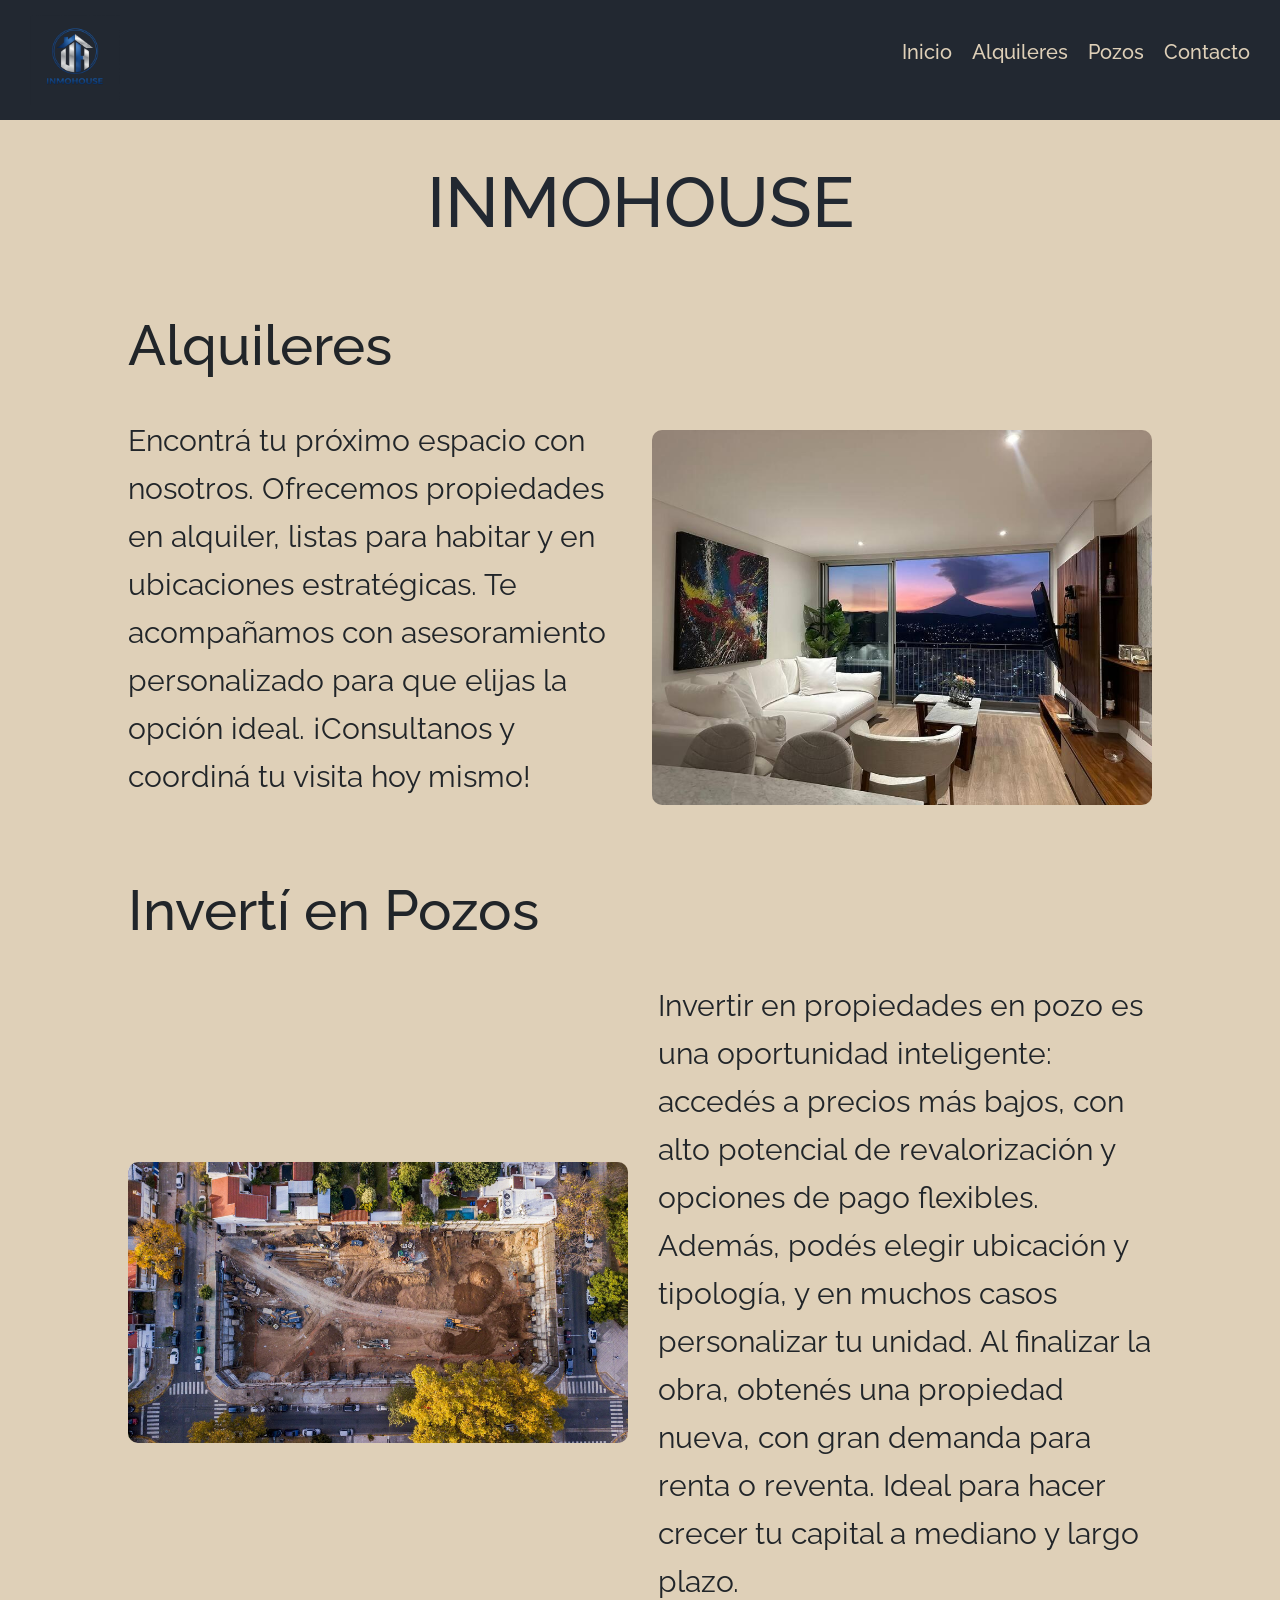
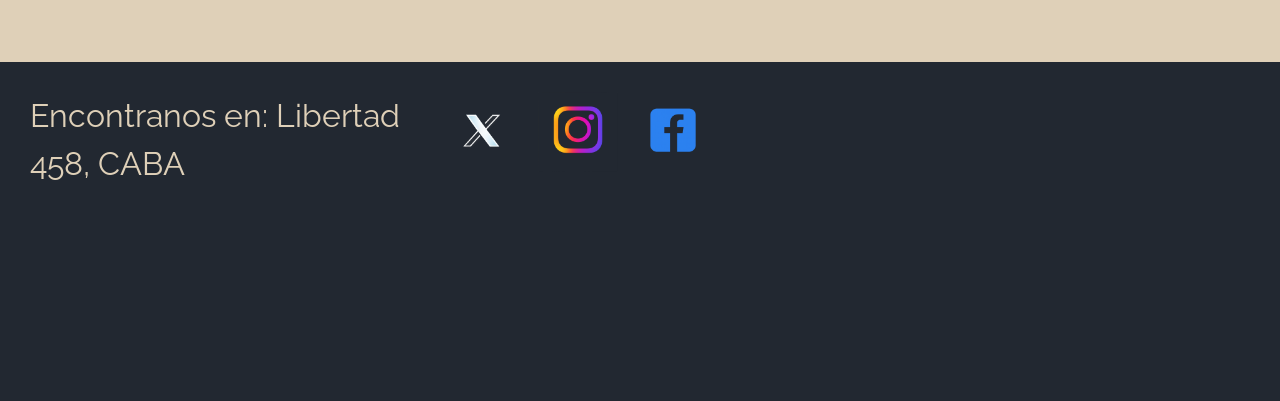
<file: index.html>
<!doctype html>
<html lang="es">
  <head>
    <link rel="preconnect" href="https://fonts.googleapis.com" />
    <link rel="preconnect" href="https://fonts.gstatic.com" crossorigin />
    <link
      href="https://fonts.googleapis.com/css2?family=Inter:ital,opsz,wght@0,14..32,100..900;1,14..32,100..900&family=Raleway:ital,wght@0,100..900;1,100..900&display=swap"
      rel="stylesheet"
    />
    <link rel="preconnect" href="https://fonts.googleapis.com" />
    <link rel="preconnect" href="https://fonts.gstatic.com" crossorigin />
    <link
      href="https://fonts.googleapis.com/css2?family=Raleway:ital,wght@0,100..900;1,100..900&display=swap"
      rel="stylesheet"
    />
    <link
      href="https://cdn.jsdelivr.net/npm/bootstrap@5.3.8/dist/css/bootstrap.min.css"
      rel="stylesheet"
      integrity="sha384-sRIl4kxILFvY47J16cr9ZwB07vP4J8+LH7qKQnuqkuIAvNWLzeN8tE5YBujZqJLB"
      crossorigin="anonymous"
    />
    <link
      rel="stylesheet"
      href="https://cdnjs.cloudflare.com/ajax/libs/animate.css/4.1.1/animate.min.css"
    />
    <link rel="stylesheet" href="./css/estilo.css" />
    <meta charset="UTF-8" />
    <meta name="viewport" content="width=device-width, initial-scale=1.0" />
    <title>Inmohouse</title>
  </head>
  <body>
    <header>
      <nav aria-label="Navegación principal">
        <div>
          <a href="./index.html">
            <img src="./img/logo.png" class="logo" alt="Inmohouse - Inicio" />
          </a>
        </div>

        <ul>
          <li>
            <a href="./index.html" aria-current="page">Inicio</a>
          </li>
          <li>
            <a href="./pages/alquileres.html">Alquileres</a>
          </li>
          <li>
            <a href="./pages/pozos.html">Pozos</a>
          </li>
          <li>
            <a href="./pages/contacto.html">Contacto</a>
          </li>
        </ul>
      </nav>
    </header>
    <main id="home-principal" class="home">
      <h1 class="titulo animate__animated animate__backInDown animate__delay-2s">INMOHOUSE</h1>
      <section class="seccion-home seccion-alquileres">
        <div class="seccion-header">
          <h2 class="seccion-titulo">Alquileres</h2>
        </div>

        <div class="seccion-contenido">
          <p class="seccion-texto">
            Encontrá tu próximo espacio con nosotros. Ofrecemos propiedades en
            alquiler, listas para habitar y en ubicaciones estratégicas. Te
            acompañamos con asesoramiento personalizado para que elijas la
            opción ideal. ¡Consultanos y coordiná tu visita hoy mismo!
          </p>

          <img
            class="seccion-imagen imagen-alquiler animate__animated animate__tada animate__delay-2s"
            src="./img/dep.jpg"
            alt="Departamento con vista al atardecer"
          />
        </div>
      </section>

      <section class="seccion-home seccion-pozos">
        <div class="seccion-header">
          <h2 class="seccion-titulo">Invertí en Pozos</h2>
        </div>

        <div class="seccion-contenido">
          <p class="seccion-texto">
            Invertir en propiedades en pozo es una oportunidad inteligente:
            accedés a precios más bajos, con alto potencial de revalorización y
            opciones de pago flexibles. Además, podés elegir ubicación y
            tipología, y en muchos casos personalizar tu unidad. Al finalizar la
            obra, obtenés una propiedad nueva, con gran demanda para renta o
            reventa. Ideal para hacer crecer tu capital a mediano y largo plazo.
          </p>

          <img
            class="seccion-imagen imagen-pozo animate__animated animate__tada animate__delay-2s"
            src="./img/construccionPozo.jpg"
            alt="Terreno en construcción"
          />
        </div>
      </section>
    </main>
    <footer>
      <div>
        <p>Encontranos en: Libertad 458, CABA</p>
      </div>
      <div>
        <ul>
          <li>
            <a
              href="https://twitter.com"
              target="_blank"
              rel="noopener noreferrer"
            >
              <img src="./img/twitter-x.png" alt="Twitter de Inmohouse" />
            </a>
          </li>
          <li>
            <a
              href="https://instagram.com"
              target="_blank"
              rel="noopener noreferrer"
            >
              <img src="./img/instagram.png" alt="Instagram de Inmohouse" />
            </a>
          </li>
          <li>
            <a
              href="https://facebook.com"
              target="_blank"
              rel="noopener noreferrer"
            >
              <img src="./img/facebook.png" alt="Facebook de Inmohouse" />
            </a>
          </li>
        </ul>
      </div>
      <div>
        <address>
          <iframe
            class="map"
            title="Ubicación de Inmohouse en Google Maps"
            src="https://www.google.com/maps/embed?pb=!1m18!1m12!1m3!1d723.7947108653552!2d-58.38401056813189!3d-34.6032065607165!2m3!1f0!2f0!3f0!3m2!1i1024!2i768!4f13.1!3m3!1m2!1s0x95bccac5fd35a24f%3A0x2b9c7844601e23f9!2sAudio%20Video%20458!5e0!3m2!1ses!2sar!4v1768578086338!5m2!1ses!2sar"
            width="600"
            height="450"
            style="border: 0"
            allowfullscreen
            loading="lazy"
            referrerpolicy="no-referrer-when-downgrade"
          ></iframe>
        </address>
      </div>
    </footer>
    <script
      src="https://cdn.jsdelivr.net/npm/bootstrap@5.3.8/dist/js/bootstrap.bundle.min.js"
      integrity="sha384-FKyoEForCGlyvwx9Hj09JcYn3nv7wiPVlz7YYwJrWVcXK/BmnVDxM+D2scQbITxI"
      crossorigin="anonymous"
    ></script>
  </body>
</html>
</file>
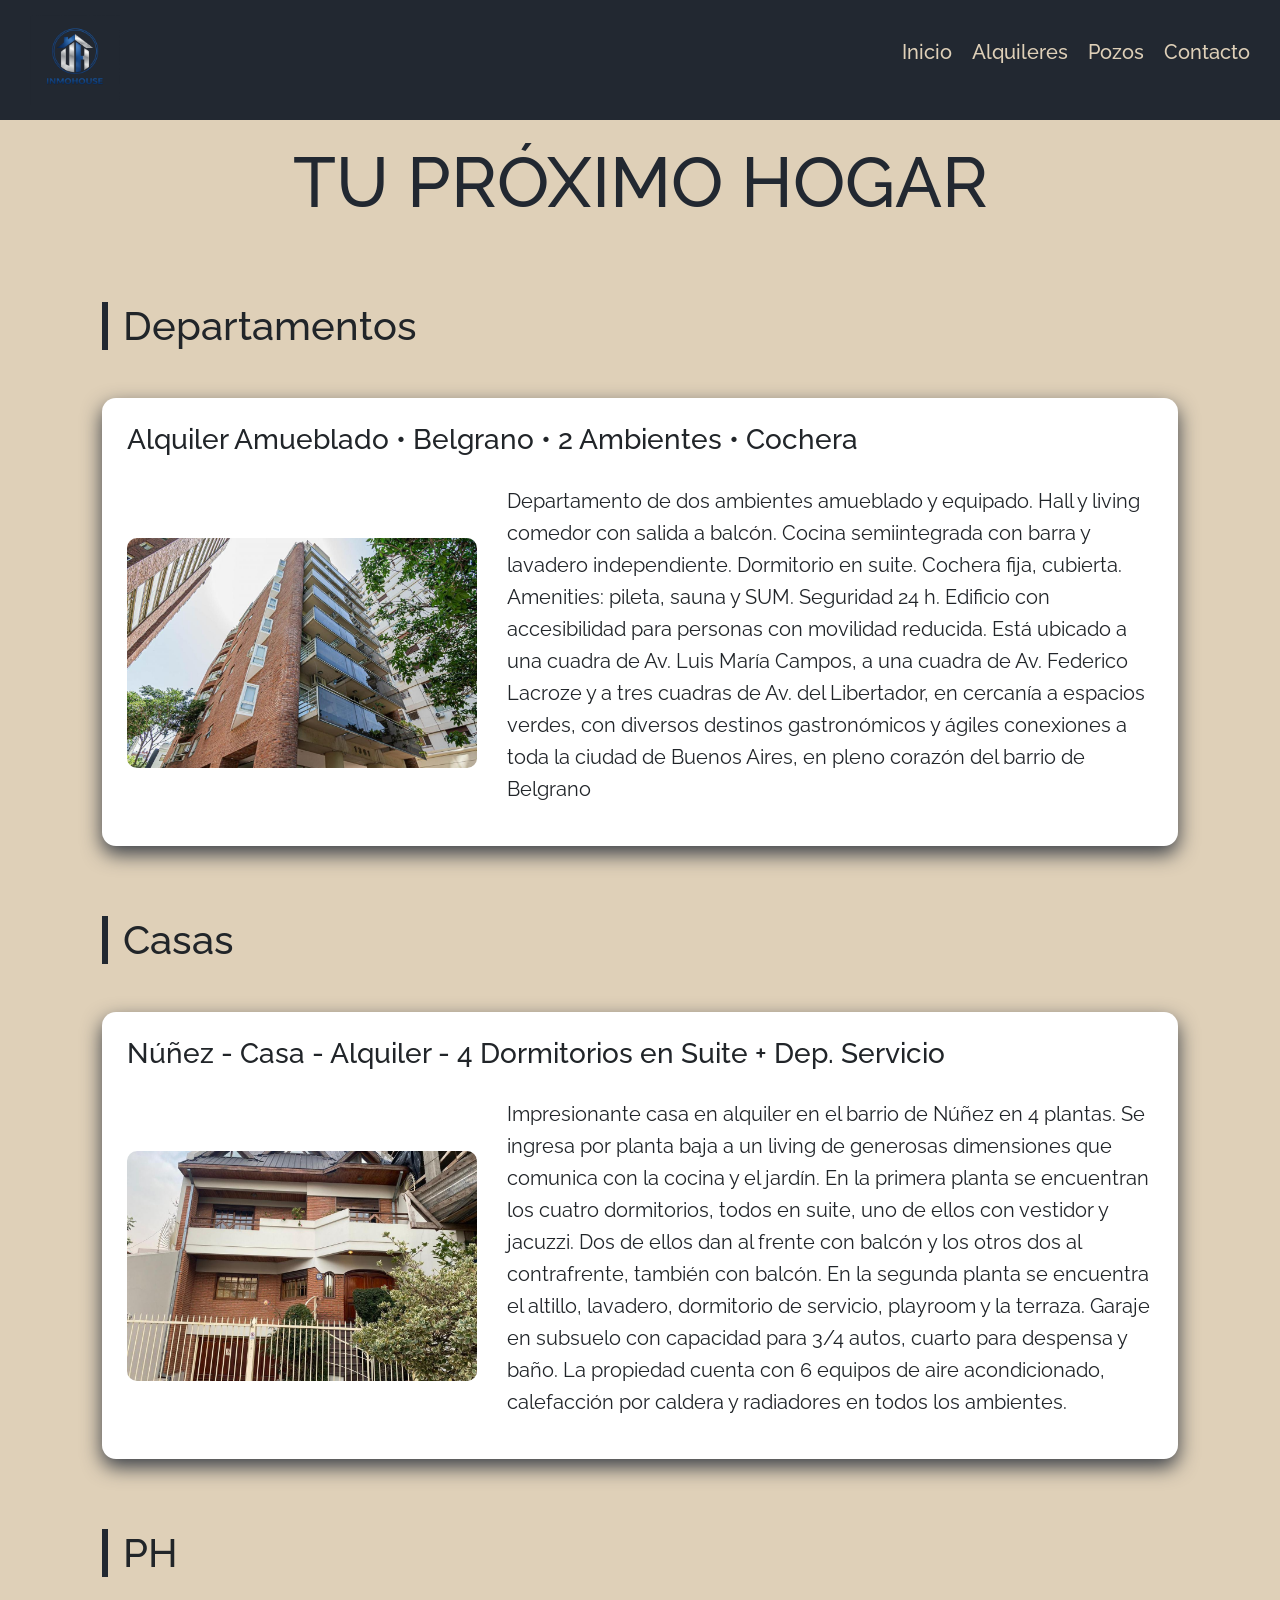
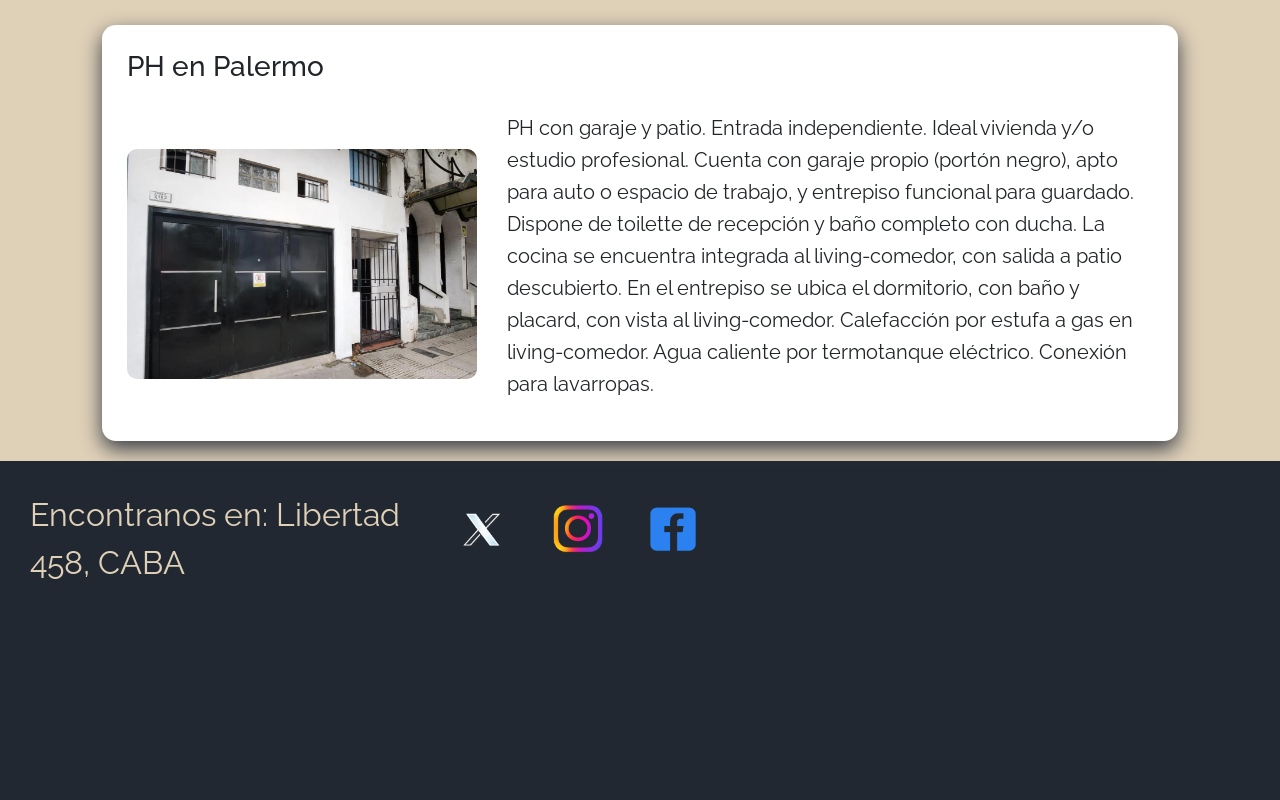
<file: pages/alquileres.html>
<!doctype html>
<html lang="es">
  <head>
    <link rel="preconnect" href="https://fonts.googleapis.com" />
    <link rel="preconnect" href="https://fonts.gstatic.com" crossorigin />
    <link
      href="https://fonts.googleapis.com/css2?family=Inter:ital,opsz,wght@0,14..32,100..900;1,14..32,100..900&family=Raleway:ital,wght@0,100..900;1,100..900&display=swap"
      rel="stylesheet"
    />
    <link rel="preconnect" href="https://fonts.googleapis.com" />
    <link rel="preconnect" href="https://fonts.gstatic.com" crossorigin />
    <link
      href="https://fonts.googleapis.com/css2?family=Raleway:ital,wght@0,100..900;1,100..900&display=swap"
      rel="stylesheet"
    />
    <link
      href="https://cdn.jsdelivr.net/npm/bootstrap@5.3.8/dist/css/bootstrap.min.css"
      rel="stylesheet"
      integrity="sha384-sRIl4kxILFvY47J16cr9ZwB07vP4J8+LH7qKQnuqkuIAvNWLzeN8tE5YBujZqJLB"
      crossorigin="anonymous"
    />
    <link
      rel="stylesheet"
      href="https://cdnjs.cloudflare.com/ajax/libs/animate.css/4.1.1/animate.min.css"
    />
    <link rel="stylesheet" href="../css/estilo.css" />
    <meta charset="UTF-8" />
    <meta name="viewport" content="width=device-width, initial-scale=1.0" />
    <title>Inmohouse Alquileres</title>
  </head>

  <body>
    <header>
      <nav aria-label="Navegación principal">
        <div>
          <a href="../index.html">
            <img class="logo" src="../img/logo.png" alt="Inmohouse - Inicio" />
          </a>
        </div>
        <ul>
          <li><a href="../index.html">Inicio</a></li>
          <li>
            <a href="./alquileres.html" aria-current="page">Alquileres</a>
          </li>
          <li><a href="./pozos.html">Pozos</a></li>
          <li><a href="./contacto.html">Contacto</a></li>
        </ul>
      </nav>
    </header>
    <main id="listado-propiedades" class="listado">
      <h1 class="titulo">TU PRÓXIMO HOGAR</h1>
      <section class="categoria categoria-departamentos">
        <h2 class="categoria-titulo">Departamentos</h2>

        <article class="propiedad-card">
          <h3 class="propiedad-titulo">
            Alquiler Amueblado • Belgrano • 2 Ambientes • Cochera
          </h3>

          <div class="propiedad-contenido">
            <a href="../img/dep1.jpg" target="_blank" class="propiedad-link">
              <img
                class="propiedad-imagen animate__animated animate__flip animate__delay-2s animate__slow"
                src="../img/dep1.jpg"
                alt="Edificio de departamentos de ladrillo en Belgrano"
              />
            </a>

            <p class="propiedad-descripcion">
              Departamento de dos ambientes amueblado y equipado. Hall y living
              comedor con salida a balcón. Cocina semiintegrada con barra y
              lavadero independiente. Dormitorio en suite. Cochera fija,
              cubierta. Amenities: pileta, sauna y SUM. Seguridad 24 h. Edificio
              con accesibilidad para personas con movilidad reducida. Está
              ubicado a una cuadra de Av. Luis María Campos, a una cuadra de Av.
              Federico Lacroze y a tres cuadras de Av. del Libertador, en
              cercanía a espacios verdes, con diversos destinos gastronómicos y
              ágiles conexiones a toda la ciudad de Buenos Aires, en pleno
              corazón del barrio de Belgrano
            </p>
          </div>
        </article>
      </section>

      <section class="categoria categoria-casas">
        <h2 class="categoria-titulo">Casas</h2>

        <article class="propiedad-card">
          <h3 class="propiedad-titulo">
            Núñez - Casa - Alquiler - 4 Dormitorios en Suite + Dep. Servicio
          </h3>

          <div class="propiedad-contenido">
            <a href="../img/casa1.jpg" target="_blank" class="propiedad-link">
              <img
                class="propiedad-imagen animate__animated animate__flip animate__delay-2s animate__slow"
                src="../img/casa1.jpg"
                alt="Frente de una casa"
              />
            </a>

            <p class="propiedad-descripcion">
              Impresionante casa en alquiler en el barrio de Núñez en 4 plantas.
              Se ingresa por planta baja a un living de generosas dimensiones
              que comunica con la cocina y el jardín. En la primera planta se
              encuentran los cuatro dormitorios, todos en suite, uno de ellos
              con vestidor y jacuzzi. Dos de ellos dan al frente con balcón y
              los otros dos al contrafrente, también con balcón. En la segunda
              planta se encuentra el altillo, lavadero, dormitorio de servicio,
              playroom y la terraza. Garaje en subsuelo con capacidad para 3/4
              autos, cuarto para despensa y baño. La propiedad cuenta con 6
              equipos de aire acondicionado, calefacción por caldera y
              radiadores en todos los ambientes.
            </p>
          </div>
        </article>
      </section>

      <section class="categoria categoria-ph">
        <h2 class="categoria-titulo">PH</h2>

        <article class="propiedad-card ">
          <h3 class="propiedad-titulo">PH en Palermo</h3>

          <div class="propiedad-contenido">
            <a href="../img/ph1.webp" target="_blank" class="propiedad-link">
              <img
                class="propiedad-imagen animate__animated animate__flip animate__delay-2s animate__slow"
                src="../img/ph1.webp"
                alt="Frente de PH con entrada independiente"
              />
            </a>

            <p class="propiedad-descripcion">
              PH con garaje y patio. Entrada independiente. Ideal vivienda y/o
              estudio profesional. Cuenta con garaje propio (portón negro), apto
              para auto o espacio de trabajo, y entrepiso funcional para
              guardado. Dispone de toilette de recepción y baño completo con
              ducha. La cocina se encuentra integrada al living-comedor, con
              salida a patio descubierto. En el entrepiso se ubica el
              dormitorio, con baño y placard, con vista al living-comedor.
              Calefacción por estufa a gas en living-comedor. Agua caliente por
              termotanque eléctrico. Conexión para lavarropas.
            </p>
          </div>
        </article>
      </section>
    </main>
    <footer>
      <div>
        <p>Encontranos en: Libertad 458, CABA</p>
      </div>
      <div>
        <ul>
          <li>
            <a
              href="https://twitter.com"
              target="_blank"
              rel="noopener noreferrer"
            >
              <img src="../img/twitter-x.png" alt="Twitter de Inmohouse" />
            </a>
          </li>
          <li>
            <a
              href="https://instagram.com"
              target="_blank"
              rel="noopener noreferrer"
            >
              <img src="../img/instagram.png" alt="Instagram de Inmohouse" />
            </a>
          </li>
          <li>
            <a
              href="https://facebook.com"
              target="_blank"
              rel="noopener noreferrer"
            >
              <img src="../img/facebook.png" alt="Facebook de Inmohouse" />
            </a>
          </li>
        </ul>
      </div>
      <div>
        <address>
          <iframe
            class="map"
            title="Ubicación de Inmohouse en Google Maps"
            src="https://www.google.com/maps/embed?pb=!1m18!1m12!1m3!1d723.7947108653552!2d-58.38401056813189!3d-34.6032065607165!2m3!1f0!2f0!3f0!3m2!1i1024!2i768!4f13.1!3m3!1m2!1s0x95bccac5fd35a24f%3A0x2b9c7844601e23f9!2sAudio%20Video%20458!5e0!3m2!1ses!2sar!4v1768578086338!5m2!1ses!2sar"
            width="600"
            height="450"
            style="border: 0"
            allowfullscreen
            loading="lazy"
            referrerpolicy="no-referrer-when-downgrade"
          ></iframe>
        </address>
      </div>
    </footer>
    <script
      src="https://cdn.jsdelivr.net/npm/bootstrap@5.3.8/dist/js/bootstrap.bundle.min.js"
      integrity="sha384-FKyoEForCGlyvwx9Hj09JcYn3nv7wiPVlz7YYwJrWVcXK/BmnVDxM+D2scQbITxI"
      crossorigin="anonymous"
    ></script>
  </body>
</html>
</file>
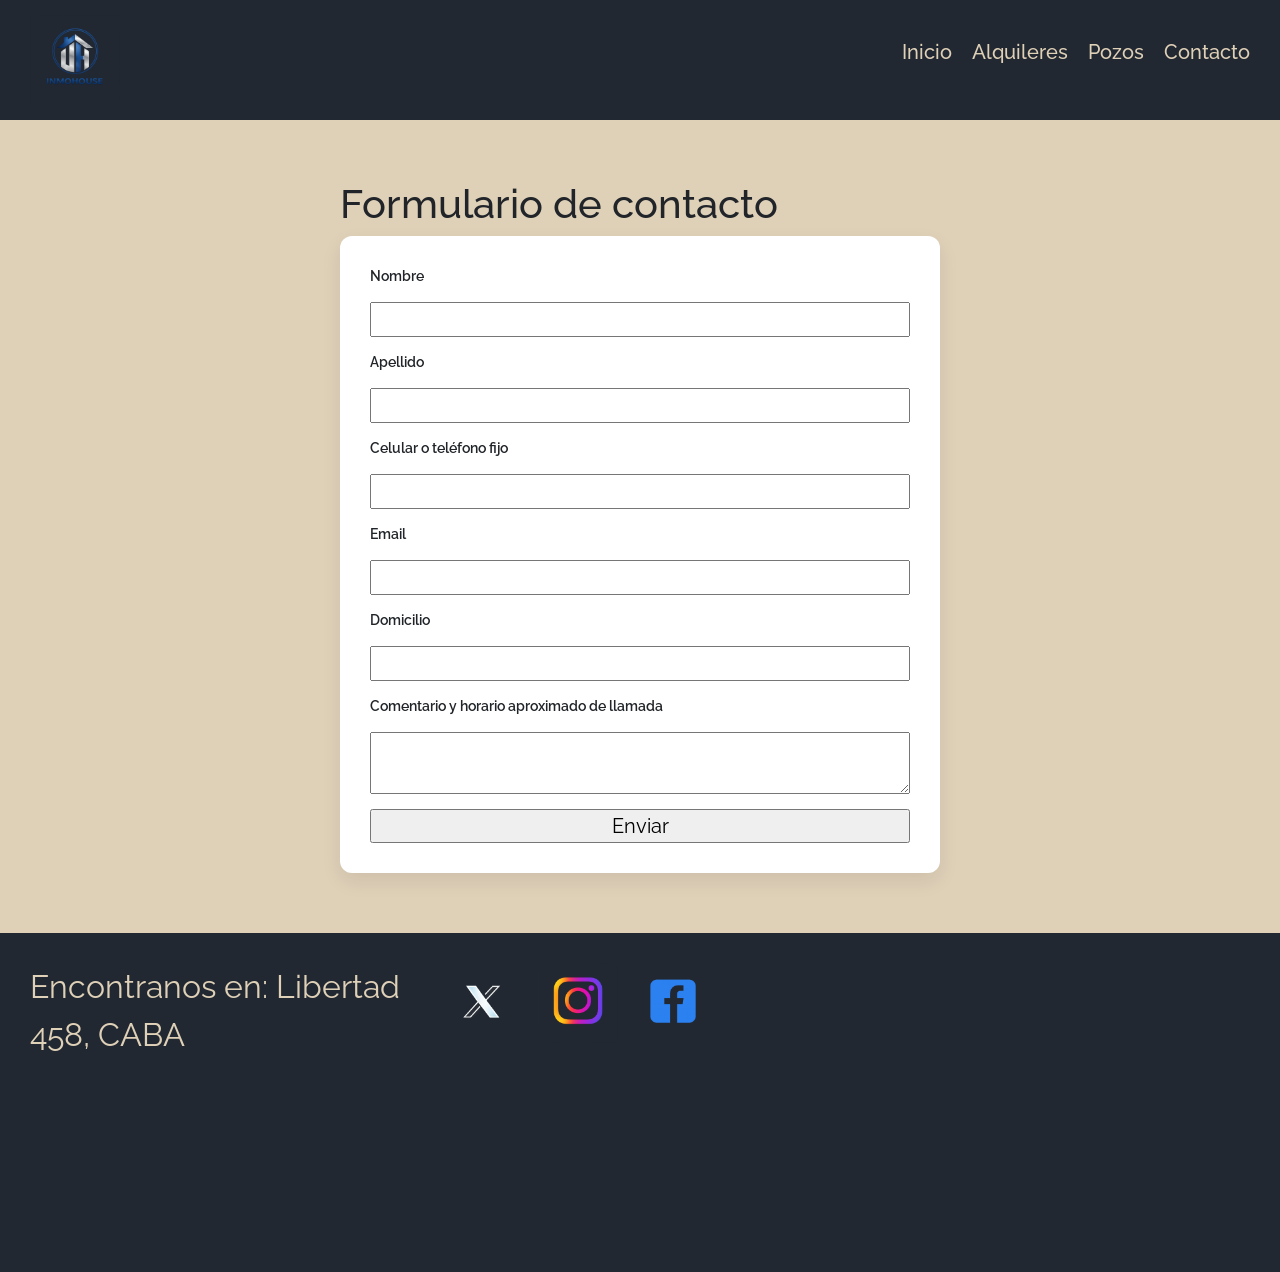
<file: pages/contacto.html>
<!doctype html>
<html lang="es">
  <head>
    <link rel="preconnect" href="https://fonts.googleapis.com" />
    <link rel="preconnect" href="https://fonts.gstatic.com" crossorigin />
    <link
      href="https://fonts.googleapis.com/css2?family=Inter:ital,opsz,wght@0,14..32,100..900;1,14..32,100..900&family=Raleway:ital,wght@0,100..900;1,100..900&display=swap"
      rel="stylesheet"
    />
    <link rel="preconnect" href="https://fonts.googleapis.com" />
    <link rel="preconnect" href="https://fonts.gstatic.com" crossorigin />
    <link
      href="https://fonts.googleapis.com/css2?family=Raleway:ital,wght@0,100..900;1,100..900&display=swap"
      rel="stylesheet"
    />
    <link
      href="https://cdn.jsdelivr.net/npm/bootstrap@5.3.8/dist/css/bootstrap.min.css"
      rel="stylesheet"
      integrity="sha384-sRIl4kxILFvY47J16cr9ZwB07vP4J8+LH7qKQnuqkuIAvNWLzeN8tE5YBujZqJLB"
      crossorigin="anonymous"
    />
    <link
      rel="stylesheet"
      href="https://cdnjs.cloudflare.com/ajax/libs/animate.css/4.1.1/animate.min.css"
    />
    <link rel="stylesheet" href="../css/estilo.css"/>
    <meta charset="UTF-8" />
    <meta name="viewport" content="width=device-width, initial-scale=1.0" />
    <title>Inmohouse Contacto</title>
  </head>
  <body>
    <header>
      <nav aria-label="Navegación principal">
        <div>
          <a href="../index.html">
            <img class="logo" src="../img/logo.png" alt="Inmohouse - Inicio" />
          </a>
        </div>
        <ul>
          <li><a href="../index.html">Inicio</a></li>
          <li><a href="./alquileres.html">Alquileres</a></li>
          <li><a href="./pozos.html">Pozos</a></li>
          <li><a href="./contacto.html" aria-current="page">Contacto</a></li>
        </ul>
      </nav>
    </header>
    <main class="contacto">
      <section class="contacto-contenedor">
        <h1 class="sr-only">Formulario de contacto</h1>

        <form
          action="/submit"
          method="post"
          id="form-contacto"
          class="contacto-formulario"
        >
          <label for="nombre" class="contacto-label">Nombre</label>
          <input type="text" name="nombre" id="nombre" class="contacto-input" />

          <label for="apellido" class="contacto-label">Apellido</label>
          <input
            type="text"
            name="apellido"
            id="apellido"
            class="contacto-input"
          />

          <label for="celular-o-telefono-fijo" class="contacto-label">
            Celular o teléfono fijo
          </label>
          <input
            type="tel"
            name="celular-o-telefono-fijo"
            id="celular-o-telefono-fijo"
            class="contacto-input"
          />

          <label for="email" class="contacto-label">Email</label>
          <input type="email" name="email" id="email" class="contacto-input" />

          <label for="domicilio" class="contacto-label">Domicilio</label>
          <input
            type="text"
            name="domicilio"
            id="domicilio"
            class="contacto-input"
          />

          <label for="mensaje" class="contacto-label">
            Comentario y horario aproximado de llamada
          </label>
          <textarea
            name="mensaje"
            id="mensaje"
            class="contacto-textarea"
          ></textarea>

          <input type="submit" value="Enviar" class="contacto-boton" />
        </form>
      </section>
    </main>
    <footer>
      <div>
        <p>Encontranos en: Libertad 458, CABA</p>
      </div>
      <div>
        <ul>
          <li>
            <a
              href="https://twitter.com"
              target="_blank"
              rel="noopener noreferrer"
            >
              <img src="../img/twitter-x.png" alt="Twitter de Inmohouse" />
            </a>
          </li>
          <li>
            <a
              href="https://instagram.com"
              target="_blank"
              rel="noopener noreferrer"
            >
              <img src="../img/instagram.png" alt="Instagram de Inmohouse" />
            </a>
          </li>
          <li>
            <a
              href="https://facebook.com"
              target="_blank"
              rel="noopener noreferrer"
            >
              <img src="../img/facebook.png" alt="Facebook de Inmohouse" />
            </a>
          </li>
        </ul>
      </div>
      <div>
        <address>
          <iframe
            class="map"
            title="Ubicación de Inmohouse en Google Maps"
            src="https://www.google.com/maps/embed?pb=!1m18!1m12!1m3!1d723.7947108653552!2d-58.38401056813189!3d-34.6032065607165!2m3!1f0!2f0!3f0!3m2!1i1024!2i768!4f13.1!3m3!1m2!1s0x95bccac5fd35a24f%3A0x2b9c7844601e23f9!2sAudio%20Video%20458!5e0!3m2!1ses!2sar!4v1768578086338!5m2!1ses!2sar"
            width="600"
            height="450"
            style="border: 0"
            allowfullscreen
            loading="lazy"
            referrerpolicy="no-referrer-when-downgrade"
          ></iframe>
        </address>
      </div>
    </footer>
    <script
      src="https://cdn.jsdelivr.net/npm/bootstrap@5.3.8/dist/js/bootstrap.bundle.min.js"
      integrity="sha384-FKyoEForCGlyvwx9Hj09JcYn3nv7wiPVlz7YYwJrWVcXK/BmnVDxM+D2scQbITxI"
      crossorigin="anonymous"
    ></script>
  </body>
</html>
</file>
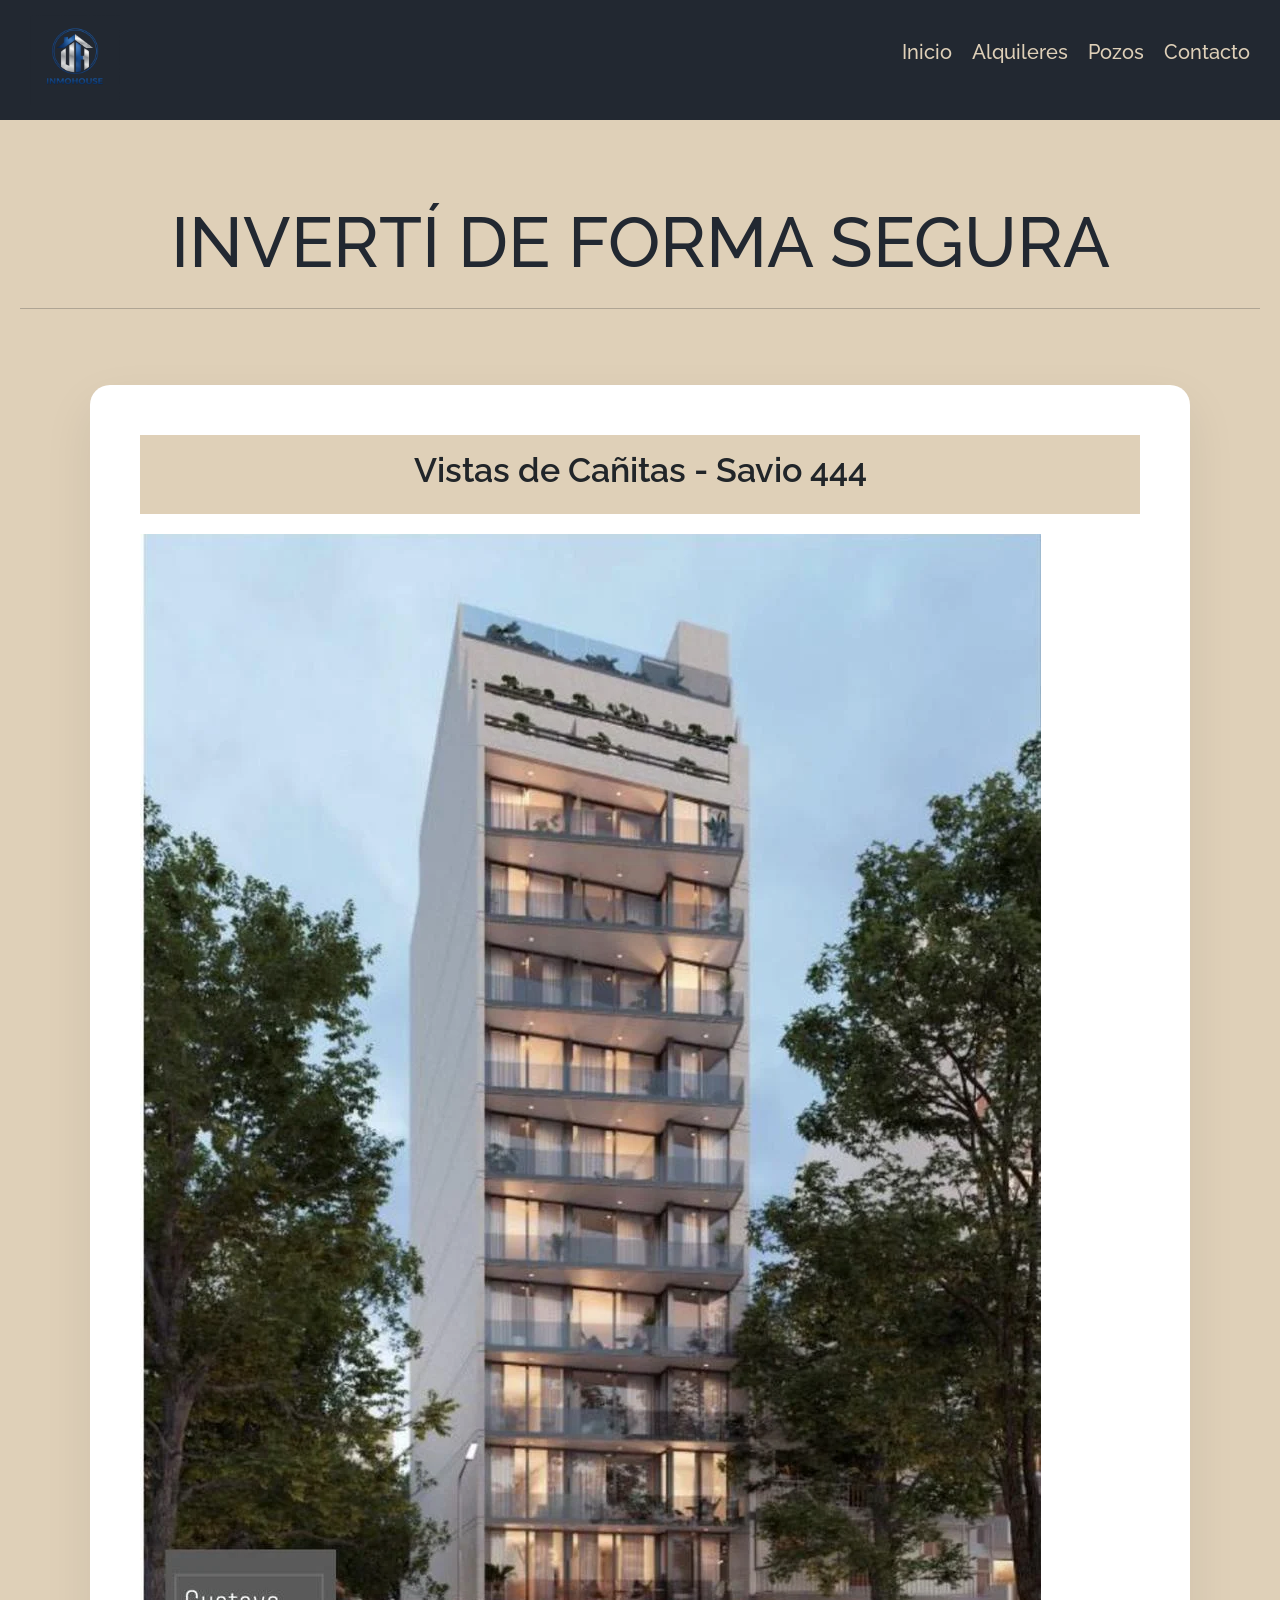
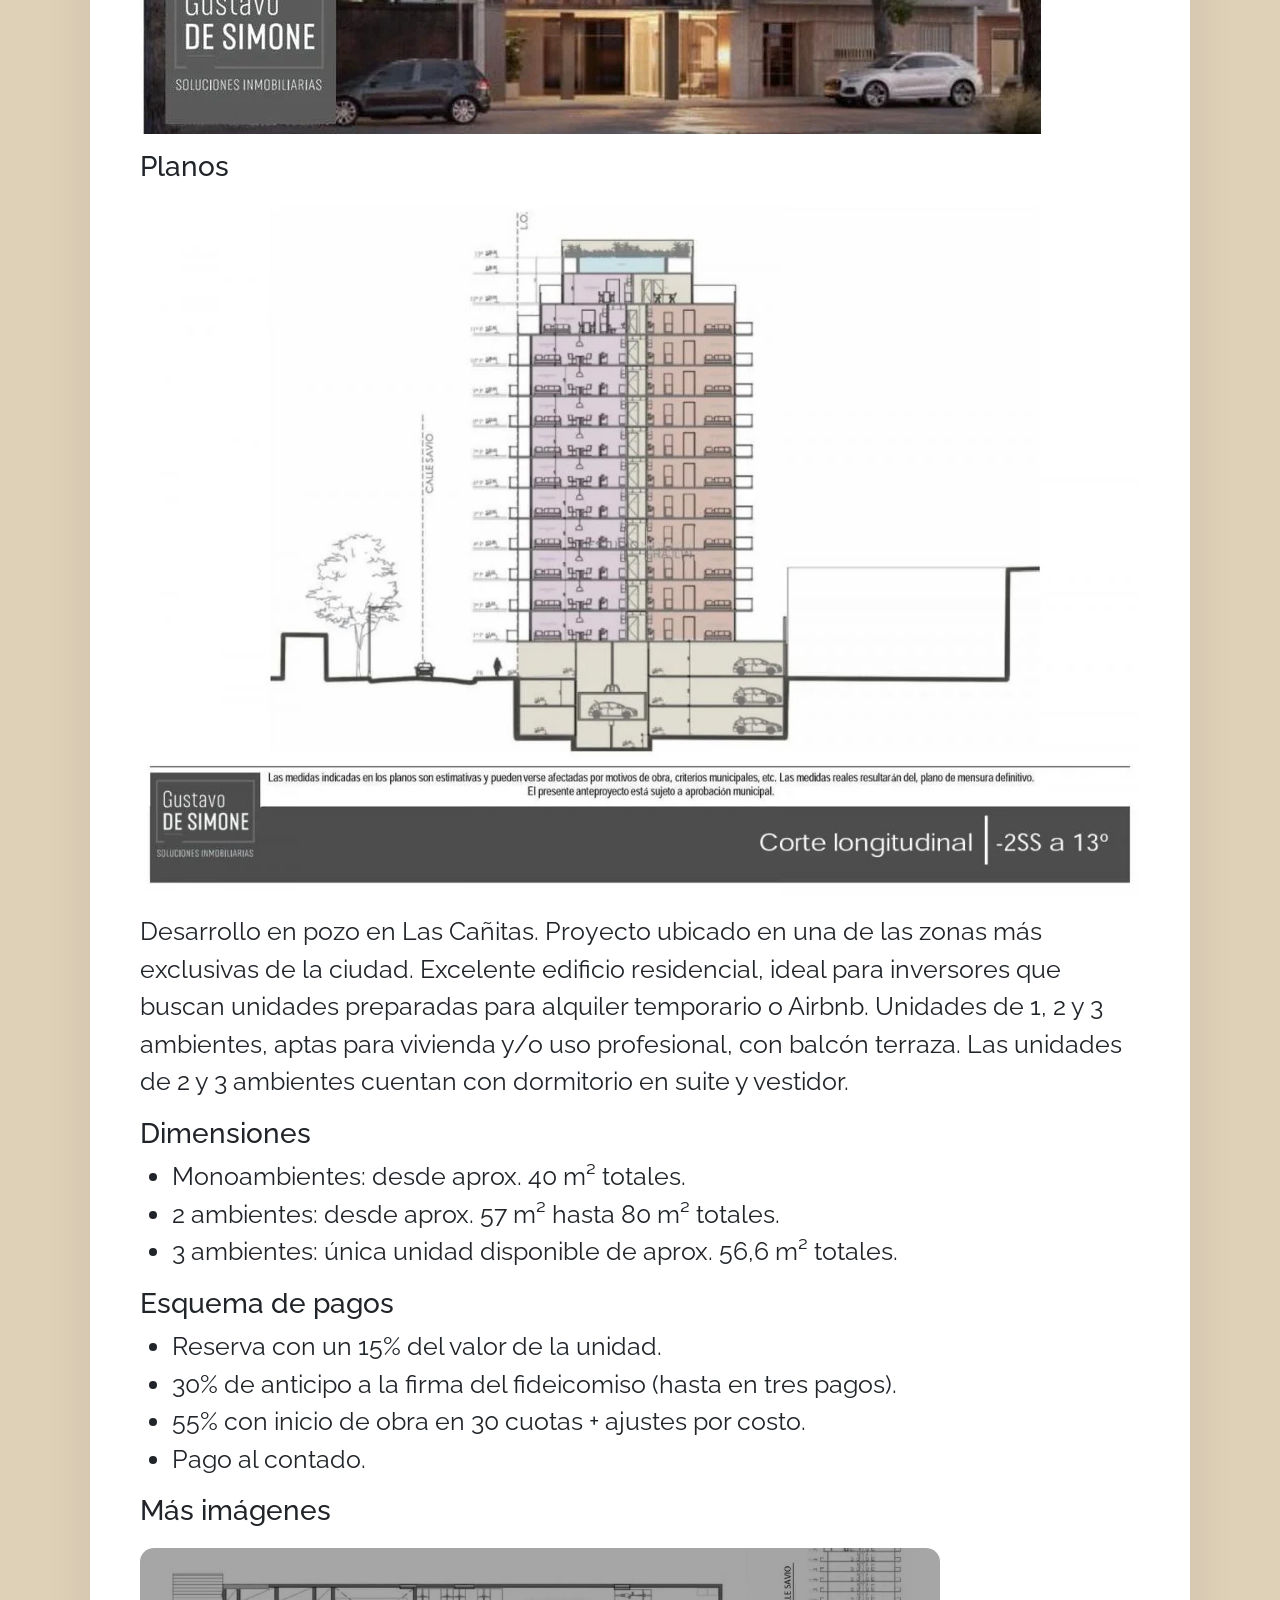
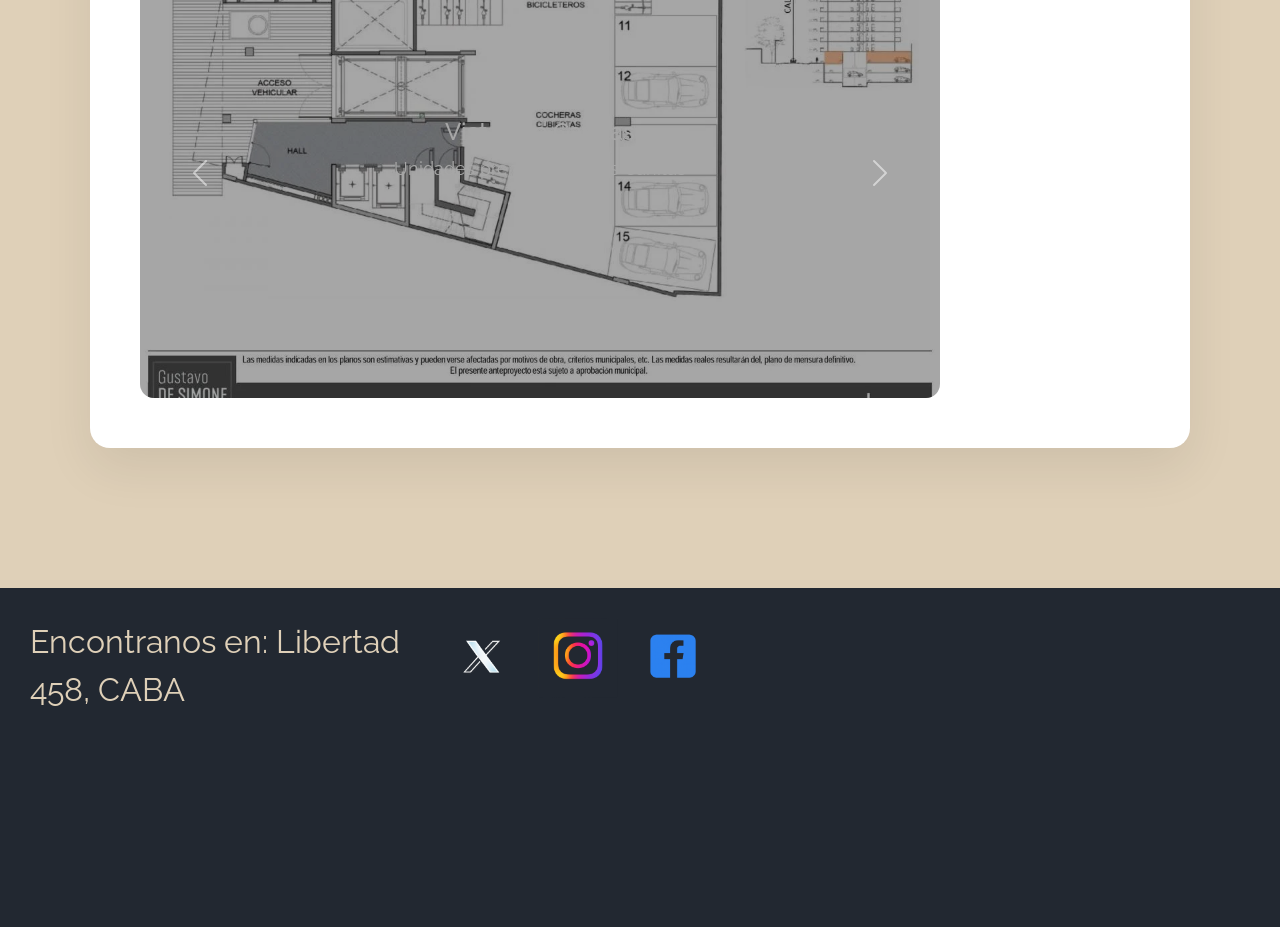
<file: pages/pozos.html>
<!doctype html>
<html lang="es">
  <head>
    <link rel="preconnect" href="https://fonts.googleapis.com" />
    <link rel="preconnect" href="https://fonts.gstatic.com" crossorigin />
    <link
      href="https://fonts.googleapis.com/css2?family=Inter:ital,opsz,wght@0,14..32,100..900;1,14..32,100..900&family=Raleway:ital,wght@0,100..900;1,100..900&display=swap"
      rel="stylesheet"
    />
    <link rel="preconnect" href="https://fonts.googleapis.com" />
    <link rel="preconnect" href="https://fonts.gstatic.com" crossorigin />
    <link
      href="https://fonts.googleapis.com/css2?family=Raleway:ital,wght@0,100..900;1,100..900&display=swap"
      rel="stylesheet"
    />
    <link
      href="https://cdn.jsdelivr.net/npm/bootstrap@5.3.8/dist/css/bootstrap.min.css"
      rel="stylesheet"
      integrity="sha384-sRIl4kxILFvY47J16cr9ZwB07vP4J8+LH7qKQnuqkuIAvNWLzeN8tE5YBujZqJLB"
      crossorigin="anonymous"
    />
    <link
      rel="stylesheet"
      href="https://cdnjs.cloudflare.com/ajax/libs/animate.css/4.1.1/animate.min.css"
    />
    <link rel="stylesheet" href="../css/estilo.css" />
    <meta charset="UTF-8" />
    <meta name="viewport" content="width=device-width, initial-scale=1.0" />
    <title>Inmohouse Pozos</title>
  </head>
  <body>
    <header>
      <nav aria-label="Navegación principal">
        <div>
          <a href="../index.html">
            <img class="logo" src="../img/logo.png" alt="Inmohouse - Inicio" />
          </a>
        </div>
        <ul>
          <li><a href="../index.html">Inicio</a></li>
          <li><a href="./alquileres.html">Alquileres</a></li>
          <li><a href="./pozos.html" aria-current="page">Pozos</a></li>
          <li><a href="./contacto.html">Contacto</a></li>
        </ul>
      </nav>
    </header>
    <main class="detalle-proyecto">
      <h1 class="titulo">INVERTÍ DE FORMA SEGURA</h1>
      <hr />
      <article id="proyecto-canitas" class="proyecto-card">
        <header class="proyecto-header">
          <h2 class="proyecto-titulo">Vistas de Cañitas - Savio 444</h2>
        </header>
        <figure class="proyecto-hero">
          <img
            class="proyecto-imagen-principal"
            src="../img/pozo1.webp"
            alt="Edificio de 16 unidades"
          />
        </figure>
        <section class="proyecto-seccion proyecto-planos">
          <h3 class="seccion-titulo">Planos</h3>

          <figure class="proyecto-plano">
            <img
              class="proyecto-imagen"
              src="../img/planoPozo1.webp"
              alt="Plano del edificio con cochera subterránea"
            />
          </figure>

          <p class="proyecto-descripcion">
            Desarrollo en pozo en Las Cañitas. Proyecto ubicado en una de las
            zonas más exclusivas de la ciudad. Excelente edificio residencial,
            ideal para inversores que buscan unidades preparadas para alquiler
            temporario o Airbnb. Unidades de 1, 2 y 3 ambientes, aptas para
            vivienda y/o uso profesional, con balcón terraza. Las unidades de 2
            y 3 ambientes cuentan con dormitorio en suite y vestidor.
          </p>
        </section>

        <section class="proyecto-seccion proyecto-dimensiones">
          <h3 class="seccion-titulo">Dimensiones</h3>

          <ul class="proyecto-lista">
            <li>Monoambientes: desde aprox. 40 m² totales.</li>
            <li>2 ambientes: desde aprox. 57 m² hasta 80 m² totales.</li>
            <li>
              3 ambientes: única unidad disponible de aprox. 56,6 m² totales.
            </li>
          </ul>
        </section>

        <section class="proyecto-seccion proyecto-pagos">
          <h3 class="seccion-titulo">Esquema de pagos</h3>

          <ul class="proyecto-lista">
            <li>Reserva con un 15% del valor de la unidad.</li>
            <li>
              30% de anticipo a la firma del fideicomiso (hasta en tres pagos).
            </li>
            <li>55% con inicio de obra en 30 cuotas + ajustes por costo.</li>
            <li>Pago al contado.</li>
          </ul>
        </section>

        <section
          class="proyecto-seccion proyecto-galeria"
          aria-label="Galería del proyecto"
        >
          <h3 class="seccion-titulo">Más imágenes</h3>

          <div
            id="carouselProyecto"
            class="carousel slide carousel-fade proyecto-carousel"
            data-bs-ride="carousel"
          >
            <div class="carousel-inner">
              <div class="carousel-item active">
                <img
                  src="../img/cocheraPozo1.webp"
                  class="d-block w-100 proyecto-carousel-img"
                  alt="Edificio del proyecto"
                />
                <div class="carousel-caption">
                  <h4>Vistas de Cañitas</h4>
                  <p>Unidades premium en Las Cañitas</p>
                </div>
              </div>

              <div class="carousel-item">
                <img
                  src="../img/depPozo1.webp"
                  class="d-block w-100 proyecto-carousel-img"
                  alt="Terraza del edificio"
                />
              </div>

              <div class="carousel-item">
                <img
                  src="../img/terrazaPozo1.webp"
                  class="d-block w-100 proyecto-carousel-img"
                  alt="Plano del proyecto"
                />
              </div>
            </div>

            <button
              class="carousel-control-prev"
              type="button"
              data-bs-target="#carouselProyecto"
              data-bs-slide="prev"
            >
              <span class="carousel-control-prev-icon"></span>
            </button>

            <button
              class="carousel-control-next"
              type="button"
              data-bs-target="#carouselProyecto"
              data-bs-slide="next"
            >
              <span class="carousel-control-next-icon"></span>
            </button>
          </div>
        </section>
      </article>
    </main>
    <footer>
      <div>
        <p>Encontranos en: Libertad 458, CABA</p>
      </div>
      <div>
        <ul>
          <li>
            <a
              href="https://twitter.com"
              target="_blank"
              rel="noopener noreferrer"
            >
              <img src="../img/twitter-x.png" alt="Twitter de Inmohouse" />
            </a>
          </li>
          <li>
            <a
              href="https://instagram.com"
              target="_blank"
              rel="noopener noreferrer"
            >
              <img src="../img/instagram.png" alt="Instagram de Inmohouse" />
            </a>
          </li>
          <li>
            <a
              href="https://facebook.com"
              target="_blank"
              rel="noopener noreferrer"
            >
              <img src="../img/facebook.png" alt="Facebook de Inmohouse" />
            </a>
          </li>
        </ul>
      </div>
      <div>
        <address>
          <iframe
            class="map"
            title="Ubicación de Inmohouse en Google Maps"
            src="https://www.google.com/maps/embed?pb=!1m18!1m12!1m3!1d723.7947108653552!2d-58.38401056813189!3d-34.6032065607165!2m3!1f0!2f0!3f0!3m2!1i1024!2i768!4f13.1!3m3!1m2!1s0x95bccac5fd35a24f%3A0x2b9c7844601e23f9!2sAudio%20Video%20458!5e0!3m2!1ses!2sar!4v1768578086338!5m2!1ses!2sar"
            width="600"
            height="450"
            style="border: 0"
            allowfullscreen
            loading="lazy"
            referrerpolicy="no-referrer-when-downgrade"
          ></iframe>
        </address>
      </div>
    </footer>
    <script
      src="https://cdn.jsdelivr.net/npm/bootstrap@5.3.8/dist/js/bootstrap.bundle.min.js"
      integrity="sha384-FKyoEForCGlyvwx9Hj09JcYn3nv7wiPVlz7YYwJrWVcXK/BmnVDxM+D2scQbITxI"
      crossorigin="anonymous"
    ></script>
  </body>
</html>
</file>
<file: css/estilo.css>
* {
  margin: 0;
  padding: 0;
  box-sizing: border-box;
}

body {
  font-family: "Raleway", sans-serif;
  overflow-x: hidden;
  font-size: 20px;
}

.titulo {
  color: #222831;
  font-size: 70px;
  font-family: "Raleway", sans-serif;
  justify-content: center;
  display: flex;
  justify-content: center;
}

.seccion-pozos .seccion-contenido {
  flex-direction: row-reverse;
}

header {
  background-color: #222831;
  padding: 15px 30px;
}
header .logo {
  width: 90px;
}
header nav {
  display: flex;
  align-items: center;
  justify-content: space-between;
}
header nav ul {
  display: flex;
  list-style: none;
  gap: 20px;
}
header nav li a {
  text-decoration: none;
  color: #DFD0B8;
  font-weight: 500;
  transition: 0.3s;
}
header nav li a:hover {
  color: #948979;
}

footer {
  background-color: #222831;
  color: #DFD0B8;
  padding: 30px;
  font-size: 1.6em;
  display: flex;
  flex-wrap: wrap;
  justify-content: space-between;
  gap: 20px;
}
footer div {
  flex: 1 1 200px;
}
footer ul {
  display: flex;
  list-style: none;
  gap: 15px;
  padding: 0;
}
footer ul li img {
  width: 80px;
  transition: 0.3s;
}
footer ul li img:hover {
  transform: scale(1.1);
}
footer ul address {
  width: 100%;
  margin-top: 20px;
}
footer .map {
  width: 100%;
  height: 250px;
  border-radius: 14px;
}

.home {
  padding: 40px 10%;
  display: flex;
  flex-direction: column;
  gap: 60px;
  background-color: #DFD0B8;
}
.home .seccion-home {
  display: flex;
  flex-direction: column;
  gap: 30px;
}
.home .seccion-home .seccion-header {
  flex: 0 0 100%;
}
.home .seccion-home .seccion-header .seccion-titulo {
  font-size: 2.8em;
  font-family: "Raleway", sans-serif;
}
.home .seccion-home .seccion-contenido {
  display: flex;
  align-items: center;
  gap: 30px;
}
.home .seccion-home .seccion-contenido .seccion-texto {
  flex: 1;
  line-height: 1.6;
  font-size: 1.5em;
  font-family: "Raleway", sans-serif;
}
.home .seccion-home .seccion-contenido .seccion-imagen {
  flex: 1;
  max-width: 500px;
  width: 100%;
  border-radius: 10px;
  gap: 30px;
}

.listado {
  padding: 20px 8%;
  display: grid;
  grid-template-columns: 1fr;
  gap: 70px;
  background-color: #DFD0B8;
}
.listado .categoria {
  display: flex;
  flex-direction: column;
  gap: 40px;
}
.listado .categoria .categoria-titulo {
  font-size: 2em;
  font-family: "Raleway", sans-serif;
  border-left: 6px solid #222831;
  padding-left: 15px;
}
.listado .propiedad-card {
  background: white;
  padding: 25px;
  border-radius: 14px;
  box-shadow: 0 8px 20px #393E46;
  display: flex;
  flex-direction: column;
  gap: 20px;
  width: 100%;
}
.listado .propiedad-card .propiedad-titulo {
  font-size: 1.4em;
  font-family: "Raleway", sans-serif;
}
.listado .propiedad-card .propiedad-contenido {
  display: flex;
  gap: 30px;
  align-items: center;
}
.listado .propiedad-card .propiedad-imagen {
  width: 350px;
  height: 230px;
  object-fit: cover;
  border-radius: 10px;
  transition: 0.3s;
}
.listado .propiedad-card .propiedad-imagen:hover {
  transform: scale(1.03);
}
.listado .propiedad-card .propiedad-descripcion {
  flex: 1;
  font-family: "Raleway", sans-serif;
  line-height: 1.6;
}

.detalle-proyecto {
  display: flex;
  justify-content: center;
  flex-direction: column;
  padding: 80px 20px;
  background-color: #DFD0B8;
  width: 100%;
}
.detalle-proyecto .proyecto-card {
  width: 100%;
  max-width: 1100px;
  background: white;
  padding: 50px;
  border-radius: 20px;
  box-shadow: 0 20px 50px rgba(0, 0, 0, 0.08);
  margin: 60px auto;
}
.detalle-proyecto .proyecto-card .proyecto-header {
  text-align: center;
  margin-bottom: 20px;
  background-color: #DFD0B8;
}
.detalle-proyecto .proyecto-card .proyecto-titulo {
  font-size: 34px;
  font-weight: 600;
}
.detalle-proyecto .proyecto-seccion {
  font-size: 1.25em;
}
.detalle-proyecto .proyecto-imagen {
  width: 100%;
}

.proyecto-carousel-img {
  max-height: 450px;
  object-fit: cover;
  border-radius: 12px;
}

#carouselProyecto {
  margin-top: 20px;
  max-width: 800px;
}
#carouselProyecto img {
  height: 500px;
  object-fit: cover;
  border-radius: 14px;
}
#carouselProyecto .carousel-item::after {
  content: "";
  position: absolute;
  inset: 0;
  background: rgba(0, 0, 0, 0.35);
  border-radius: 14px;
}
#carouselProyecto .carousel-caption {
  bottom: 40%;
}
#carouselProyecto .carousel-caption h3 {
  font-size: 36px;
  font-weight: bold;
}
#carouselProyecto .carousel-caption p {
  font-size: 18px;
}

.contacto {
  display: flex;
  justify-content: center;
  padding: 60px 20px;
  background-color: #DFD0B8;
}
.contacto .contacto-contenedor {
  width: 100%;
  max-width: 600px;
}
.contacto .contacto-contenedor .contacto-formulario {
  display: flex;
  flex-direction: column;
  gap: 15px;
  background: white;
  padding: 30px;
  border-radius: 12px;
  box-shadow: 0 8px 20px rgba(0, 0, 0, 0.08);
}
.contacto .contacto-contenedor .contacto-formulario .contacto-label {
  font-weight: 600;
  font-size: 14px;
}
.contacto .contacto-contenedor .contacto-input {
  height: 35px;
}
.contacto .contacto-contenedor .contacto-input .contacto-textarea {
  padding: 6px 8px;
  border-radius: 8px;
  border: 1px solid #393E46;
  font-size: 12px;
  transition: 0.3s;
}
.contacto .contacto-contenedor .contacto-input .contacto-textarea .contacto-textarea {
  height: 80px;
  resize: none;
}
.contacto .contacto-contenedor .contacto-input .contacto-textarea .contacto-textarea:focus {
  outline: none;
  border-color: #948979;
  box-shadow: 0 0 5px rgba(34, 40, 49, 0.3);
}
.contacto .contacto-contenedor .contacto-input .contacto-boton {
  background: #948979;
  color: white;
  font-weight: bold;
  cursor: pointer;
  border: none;
  margin-top: 10px;
  padding: 12px;
  border-radius: 8px;
  transition: 0.3s;
}
.contacto .contacto-contenedor .contacto-input .contacto-boton .contacto-boton:hover {
  background: #222831;
}

@media (max-width: 480px) {
  nav {
    flex-direction: column;
    gap: 15px;
    text-align: center;
  }
  nav ul {
    flex-direction: column;
    gap: 10px;
  }
  nav .logo {
    width: 70px;
  }
  .titulo {
    font-size: 20px;
  }
  .home {
    padding: 30px 20px;
    gap: 40px;
  }
  .home .seccion-contenido {
    flex-direction: column;
    text-align: center;
  }
  .home .seccion-contenido .seccion-texto {
    font-size: 1.1em;
  }
  .home .seccion-contenido .seccion-imagen {
    max-width: 100%;
  }
  .listado {
    padding: 10px;
    gap: 40px;
  }
  .listado .propiedad-contenido {
    flex-direction: column;
  }
  .listado .propiedad-imagen {
    width: 100%;
    height: 200px;
  }
  .detalle-proyecto {
    padding: 40px 15px;
  }
  .detalle-proyecto .proyecto-card {
    padding: 25px 20px;
  }
  .detalle-proyecto .proyecto-card .proyecto-titulo {
    font-size: 24px;
  }
  .detalle-proyecto .proyecto-card .proyecto-seccion {
    font-size: 1em;
  }
  .detalle-proyecto .proyecto-card .seccion-pozos .seccion-contenido {
    flex-direction: column;
  }
  .detalle-proyecto .proyecto-card .proyecto-imagen-principal {
    width: 100%;
  }
  #carouselProyecto {
    max-width: 100%;
  }
  #carouselProyecto img {
    height: 100%;
    object-fit: cover;
  }
  #carouselProyecto .carousel-caption h3 {
    font-size: 20px;
  }
  #carouselProyecto .carousel-caption p {
    font-size: 14px;
  }
  .contacto {
    padding: 40px 15px;
  }
  .contacto .contacto-formulario {
    padding: 20px;
  }
  footer {
    flex-direction: column;
    text-align: center;
    font-size: 1.2em;
  }
  footer ul {
    justify-content: center;
  }
  footer li img {
    width: 50px;
  }
  footer .map {
    height: 200px;
  }
}

/*# sourceMappingURL=estilo.css.map */
</file>
